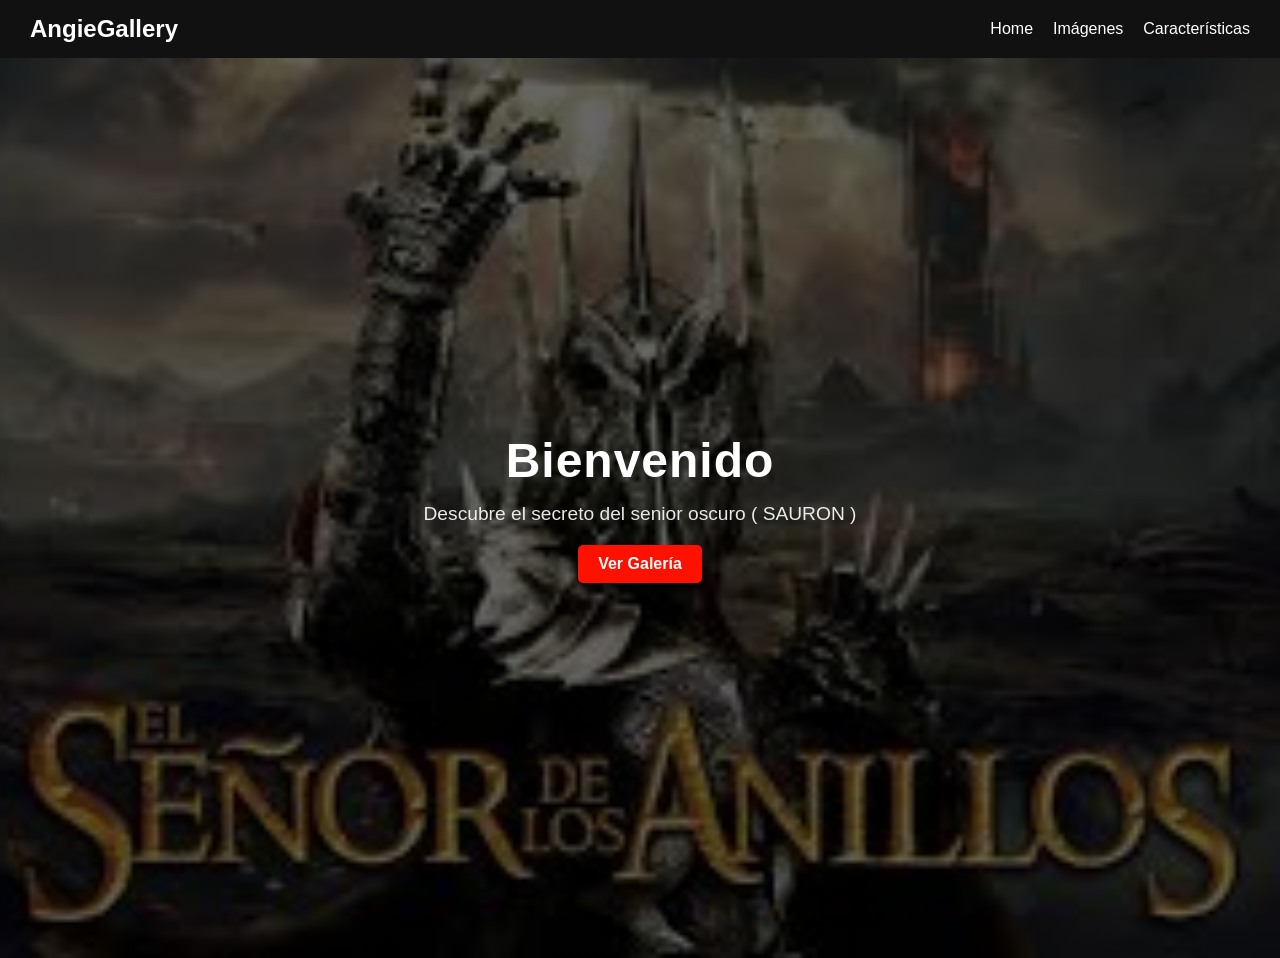
<file: src/index.html>
<!DOCTYPE html>
<html lang="es">
<head>
  <meta charset="UTF-8">
  <title>Home</title>
  <link rel="stylesheet" href="style.css">
</head>
<body>

<header>
  <nav class="navbar">
    <h1>AngieGallery</h1>
    <ul>
      <li><a href="index.html">Home</a></li>
      <li><a href="imagenes.html">Imágenes</a></li>
      <li><a href="caracteristicas.html">Características</a></li>
    </ul>
  </nav>
</header>

<section class="home">
  <div class="home-content">
    <h2>Bienvenido</h2>
    <p>Descubre el secreto del senior oscuro ( SAURON )</p>
    <a href="imagenes.html" class="btn">Ver Galería</a>
  </div>
</section>

</body>
</html>
</file>
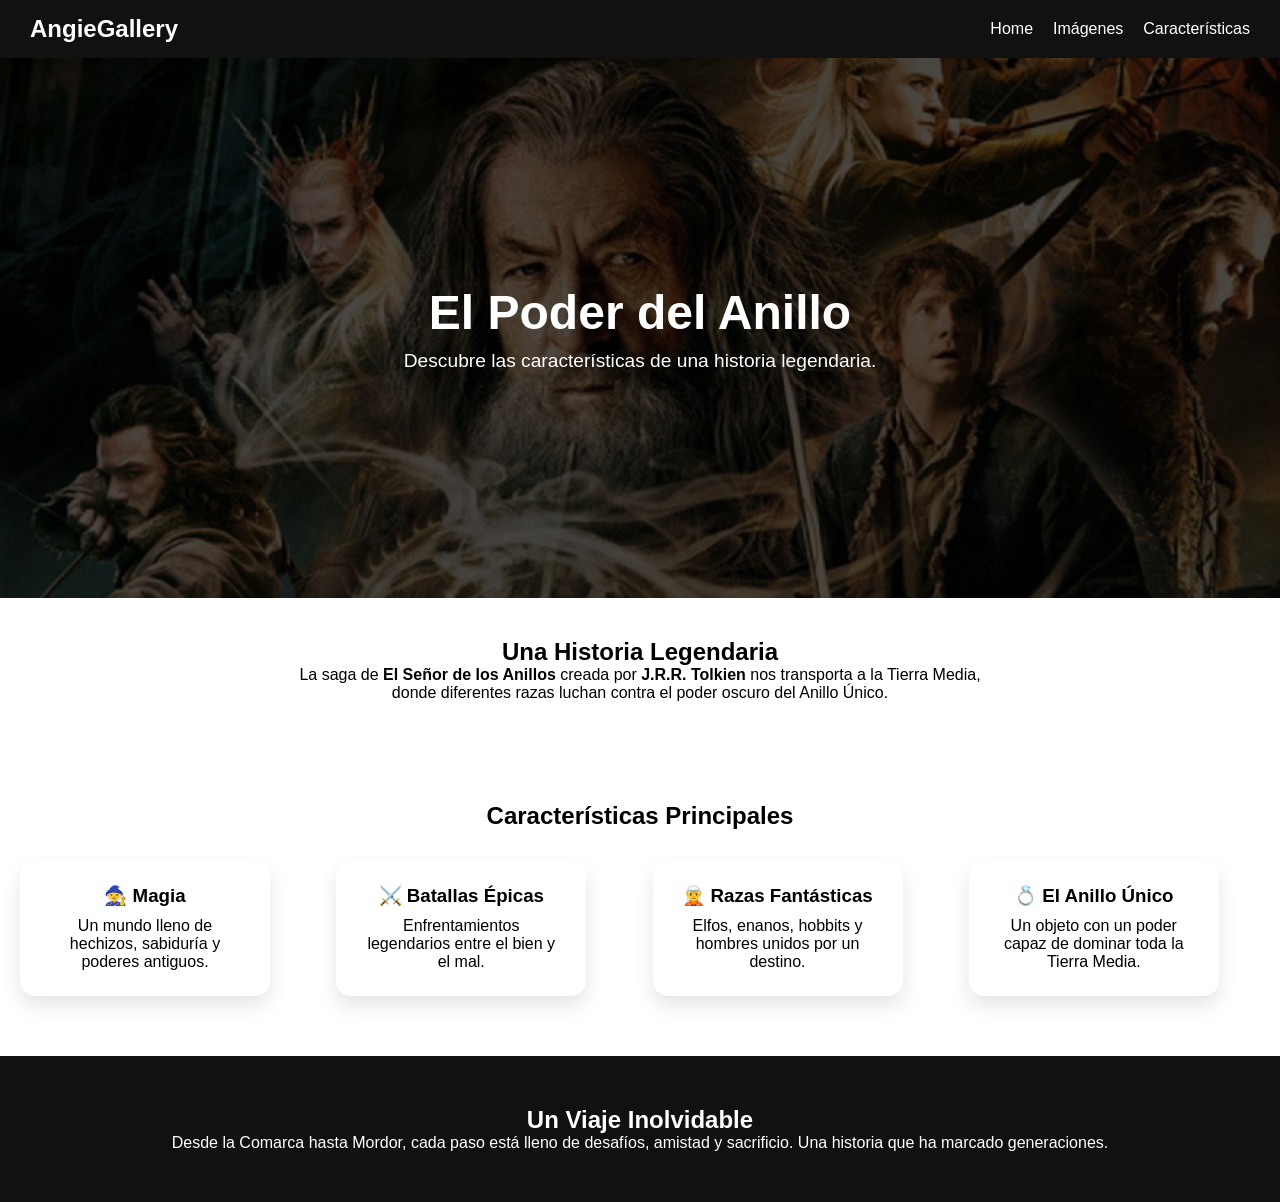
<file: src/caracteristicas.html>
<!DOCTYPE html>
<html lang="es">
<head>
  <meta charset="UTF-8">
  <title>Características</title>
  <link rel="stylesheet" href="style.css">
</head>
<body>

<header>
  <nav class="navbar">
    <h1>AngieGallery</h1>
    <ul>
      <li><a href="index.html">Home</a></li>
      <li><a href="imagenes.html">Imágenes</a></li>
      <li><a href="caracteristicas.html">Características</a></li>
    </ul>
  </nav>
</header>

<section class="hero-features">
  <div class="hero-content">
    <h2>El Poder del Anillo</h2>
    <p>Descubre las características de una historia legendaria.</p>
  </div>
</section>

<section class="info">
  <h2>Una Historia Legendaria</h2>
  <p>
    La saga de 
    <strong>El Señor de los Anillos</strong> creada por 
    <strong>J.R.R. Tolkien</strong> nos transporta a la Tierra Media,
    donde diferentes razas luchan contra el poder oscuro del Anillo Único.
  </p>
</section>

<section class="features">
  <h2>Características Principales</h2>

  <div class="cards">

    <div class="card">
      <h3>🧙 Magia</h3>
      <p>Un mundo lleno de hechizos, sabiduría y poderes antiguos.</p>
    </div>

    <div class="card">
      <h3>⚔️ Batallas Épicas</h3>
      <p>Enfrentamientos legendarios entre el bien y el mal.</p>
    </div>

    <div class="card">
      <h3>🧝 Razas Fantásticas</h3>
      <p>Elfos, enanos, hobbits y hombres unidos por un destino.</p>
    </div>

    <div class="card">
      <h3>💍 El Anillo Único</h3>
      <p>Un objeto con un poder capaz de dominar toda la Tierra Media.</p>
    </div>

  </div>
</section>

<section class="extra">
  <h2>Un Viaje Inolvidable</h2>
  <p>
    Desde la Comarca hasta Mordor, cada paso está lleno de desafíos,
    amistad y sacrificio. Una historia que ha marcado generaciones.
  </p>
</section>

</body>
</html>
</file>
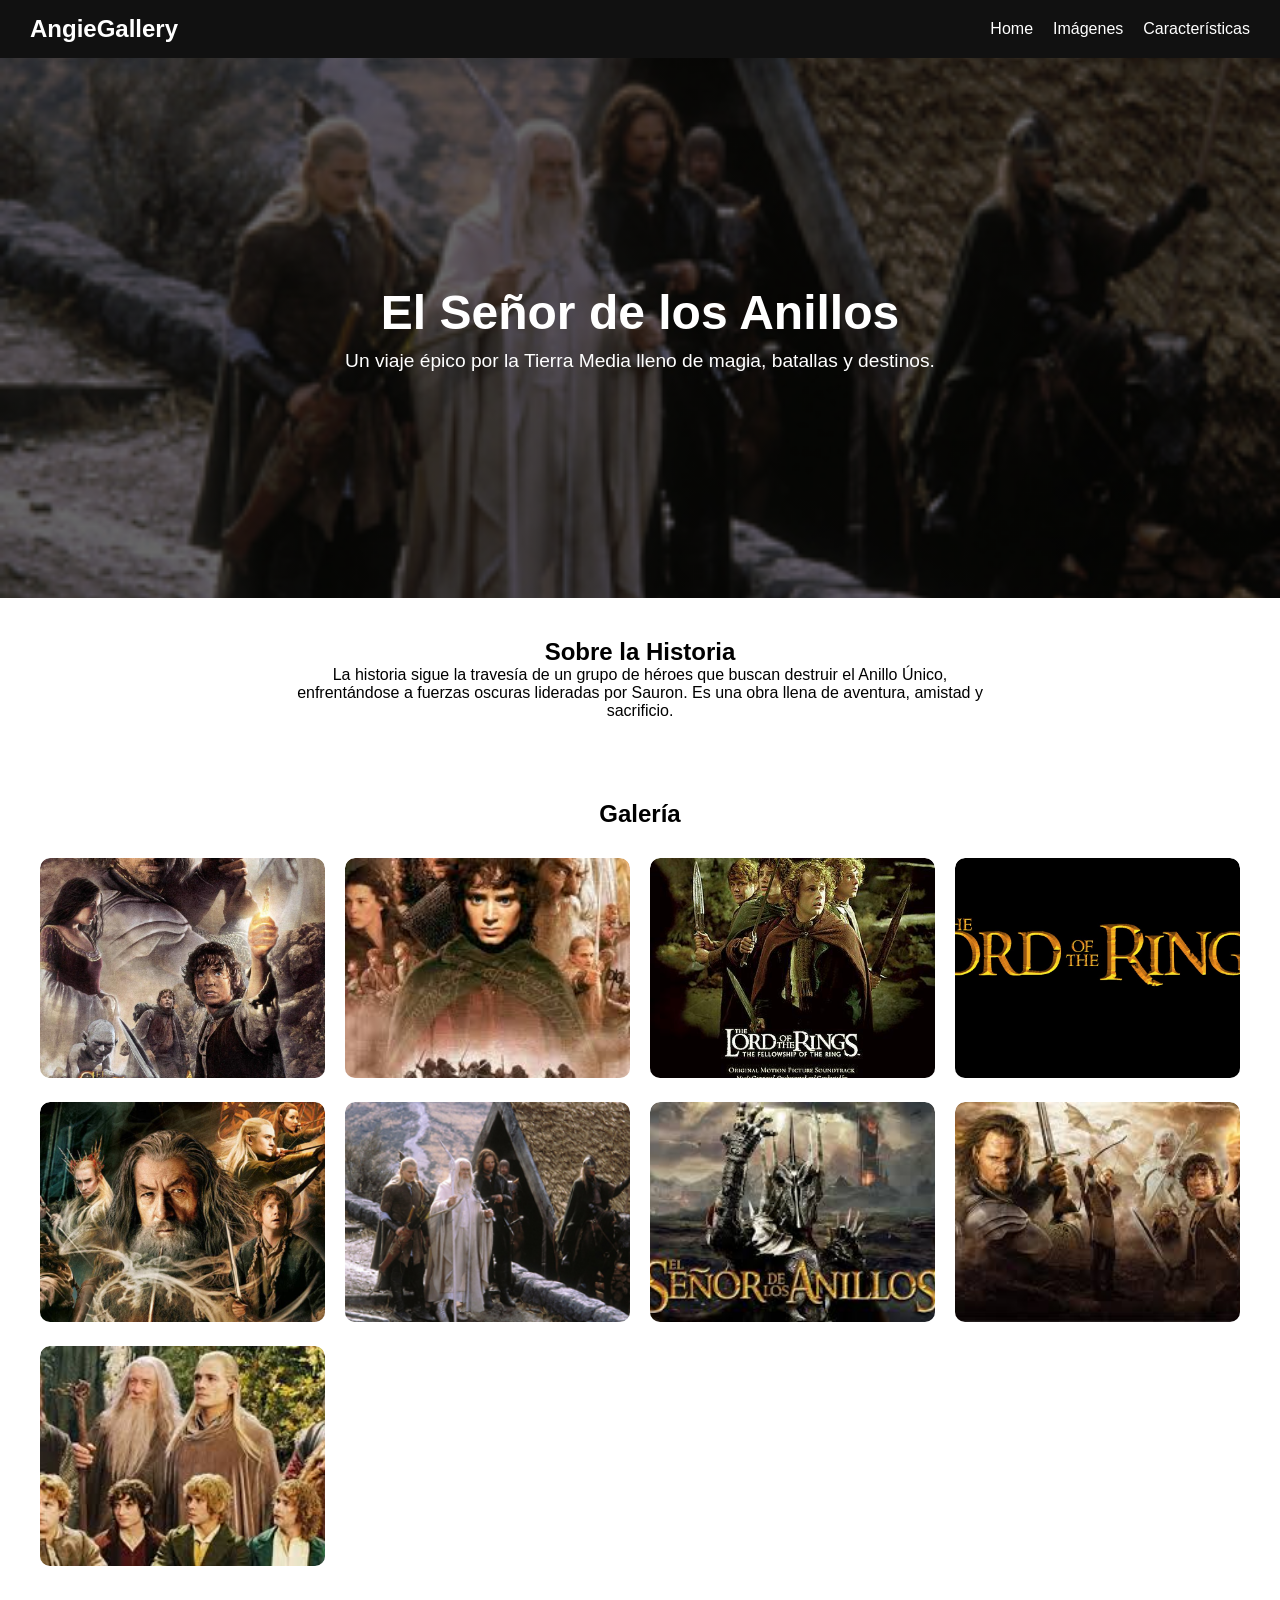
<file: src/imagenes.html>
<!DOCTYPE html>
<html lang="es">
<head>
  <meta charset="UTF-8">
  <title>Galería</title>
  <link rel="stylesheet" href="style.css">
</head>
<body>

<header>
  <nav class="navbar">
    <h1>AngieGallery</h1>
    <ul>
      <li><a href="index.html">Home</a></li>
      <li><a href="imagenes.html">Imágenes</a></li>
      <li><a href="caracteristicas.html">Características</a></li>
    </ul>
  </nav>
</header>

<section class="hero-gallery">
  <div class="hero-content">
    <h2>El Señor de los Anillos</h2>
    <p>Un viaje épico por la Tierra Media lleno de magia, batallas y destinos.</p>
  </div>
</section>

<section class="info">
  <h2>Sobre la Historia</h2>
  <p>
    La historia sigue la travesía de un grupo de héroes que buscan destruir el Anillo Único,
    enfrentándose a fuerzas oscuras lideradas por Sauron. Es una obra llena de aventura,
    amistad y sacrificio.
  </p>
</section>

<section class="gallery">
  <h2>Galería</h2>

  <div class="grid">

    <div class="img-card">
      <img src="image/1.jpg">
      <div class="overlay">Escena épica</div>
    </div>

    <div class="img-card">
      <img src="image/2.jpeg">
      <div class="overlay">La Tierra Media</div>
    </div>

    <div class="img-card">
      <img src="image/3.jpg">
      <div class="overlay">Aventura</div>
    </div>

    <div class="img-card">
      <img src="image/4.png">
      <div class="overlay">Batallas</div>
    </div>

    <div class="img-card">
      <img src="image/5.jpg">
      <div class="overlay">El Anillo</div>
    </div>

    <div class="img-card">
      <img src="image/6.jpg">
      <div class="overlay">Héroes</div>
    </div>

    <div class="img-card">
      <img src="image/7.jpeg">
      <div class="overlay">Oscuridad</div>
    </div>

    <div class="img-card">
      <img src="image/8.jpeg">
      <div class="overlay">Viaje</div>
    </div>

    <div class="img-card">
      <img src="image/9.jpeg">
      <div class="overlay">Destino</div>
    </div>

  </div>
</section>

</body>
</html>
</file>
<file: src/style.css>
* {
  margin: 0;
  padding: 0;
  box-sizing: border-box;
  font-family: sans-serif;
}

/* NAVBAR */
.navbar {
  display: flex;
  justify-content: space-between;
  align-items: center;
  background: #111;
  padding: 15px 30px;
}

.navbar h1 {
  color: white;
}

.navbar ul {
  list-style: none;
  display: flex;
  gap: 20px;
}

.navbar a {
  color: white;
  text-decoration: none;
}

.navbar a:hover {
  color: #00adb5;
}


/* HOME  */
.home {
  min-height: 100vh;
  display: flex;
  justify-content: center;
  align-items: center;
  text-align: center;

  /* IMAGEN DE FONDO */
  background: 
    linear-gradient(rgba(0,0,0,0.6), rgba(0,0,0,0.6)),
    url("image/7.jpeg");

  background-size: cover;
  background-position: center;
  background-repeat: no-repeat;

  color: white;
}

/* CONTENIDO CENTRADO */
.home-content {
  max-width: 600px;
}

/* TITULO MÁS PRO */
.home h2 {
  font-size: 3rem;
  margin-bottom: 15px;
  letter-spacing: 1px;
}

/* TEXTO */
.home p {
  font-size: 1.2rem;
  opacity: 0.9;
}

/* BOTON  */
.btn {
  display: inline-block;
  margin-top: 30px;
  padding: 12px 30px;
  background: #ff1100;
  color: white;
  text-decoration: none;
  border-radius: 30px;
  transition: 0.3s;
  font-weight: bold;
}

.btn:hover {
  background: #008c93;
  transform: scale(1.05);
}

.btn {
  margin-top: 20px;
  padding: 10px 20px;
  background: #ff1100;
  color: white;
  text-decoration: none;
  border-radius: 5px;
}

/* GALERIA */
.gallery {
  padding: 40px;
  text-align: center;
}

.grid {
  margin-top: 20px;
  display: grid;
  grid-template-columns: repeat(auto-fit, minmax(200px, 1fr));
  gap: 15px;
}

.grid img {
  width: 100%;
  height: 200px;
  object-fit: cover;
  border-radius: 10px;
  transition: 0.3s;
}

.grid img:hover {
  transform: scale(1.05);
}

/* CARACTERISTICAS*/
.features {
  padding: 40px;
  text-align: center;
}

.cards {
  margin-top: 20px;
  display: flex;
  gap: 20px;
  justify-content: center;
  flex-wrap: wrap;
}

.card {
  background: #f4f4f4;
  padding: 20px;
  width: 250px;
  border-radius: 10px;
  transition: 0.3s;
}

.card:hover {
  transform: translateY(-5px);
}

/* HERO GALERIA */
.hero-gallery {
  height: 60vh;
  display: flex;
  justify-content: center;
  align-items: center;
  text-align: center;

  background:
    linear-gradient(rgba(0,0,0,0.6), rgba(0,0,0,0.6)),
    url("image/6.jpg");

  background-size: cover;
  background-position: center;
  color: white;
}

.hero-gallery h2 {
  font-size: 3rem;
  margin-bottom: 10px;
}

.hero-gallery p {
  font-size: 1.2rem;
}

/* INFO */
.info {
  padding: 40px;
  text-align: center;
  max-width: 800px;
  margin: auto;
}

/* GALERIA PRO */
.gallery {
  padding: 40px;
  text-align: center;
}

.grid {
  margin-top: 30px;
  display: grid;
  grid-template-columns: repeat(auto-fit, minmax(250px, 1fr));
  gap: 20px;
}

/* CARD IMAGEN */
.img-card {
  position: relative;
  overflow: hidden;
  border-radius: 10px;
}

.img-card img {
  width: 100%;
  height: 220px;
  object-fit: cover;
  transition: 0.4s;
}

/* OVERLAY */
.overlay {
  position: absolute;
  bottom: 0;
  left: 0;
  width: 100%;
  padding: 15px;
  background: rgba(0,0,0,0.6);
  color: white;
  opacity: 0;
  transition: 0.4s;
}

/* HOVER EFECTO PRO */
.img-card:hover img {
  transform: scale(1.1);
}

.img-card:hover .overlay {
  opacity: 1;
}


/* CARACTERISTICAS */
.hero-features {
  height: 60vh;
  display: flex;
  justify-content: center;
  align-items: center;
  text-align: center;

  background:
    linear-gradient(rgba(0,0,0,0.7), rgba(0,0,0,0.7)),
    url("image/5.jpg");

  background-size: cover;
  background-position: center;
  color: white;
}

.hero-features h2 {
  font-size: 3rem;
  margin-bottom: 10px;
}

.hero-features p {
  font-size: 1.2rem;
}

/* CARACTERISTICAS MEJORADAS */
.features {
  padding: 60px 20px;
  text-align: center;
}

.cards {
  margin-top: 30px;
  display: grid;
  grid-template-columns: repeat(auto-fit, minmax(250px, 1fr));
  gap: 25px;
}

/* CARD PRO */
.card {
  background: white;
  padding: 25px;
  border-radius: 15px;
  transition: 0.3s;
  box-shadow: 0 10px 20px rgba(0,0,0,0.1);
}

.card h3 {
  margin-bottom: 10px;
}

.card:hover {
  transform: translateY(-10px) scale(1.03);
}

/* EXTRA SECTION */
.extra {
  padding: 50px;
  text-align: center;
  background: #111;
  color: white;
}
</file>
